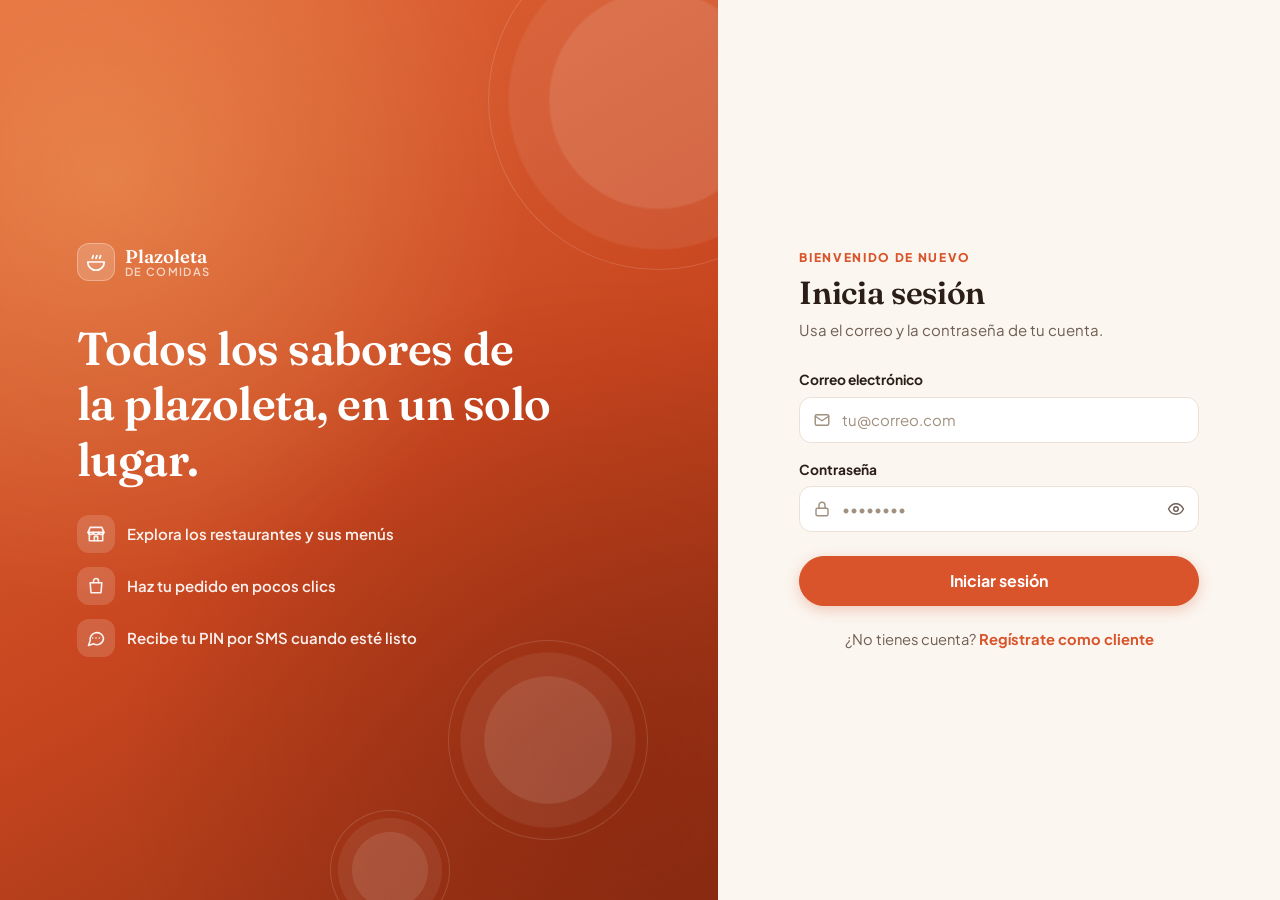
<file: frontend/index.html>
<!DOCTYPE html>
<html lang="es">
<head>
    <meta charset="UTF-8">
    <meta name="viewport" content="width=device-width, initial-scale=1.0">
    <title>Iniciar sesión · Plazoleta de comidas</title>
    <link rel="preconnect" href="https://fonts.googleapis.com">
    <link rel="preconnect" href="https://fonts.gstatic.com" crossorigin>
    <link href="https://fonts.googleapis.com/css2?family=Fraunces:opsz,wght@9..144,500;9..144,600&family=Plus+Jakarta+Sans:wght@400;500;600;700;800&display=swap" rel="stylesheet">
    <link rel="stylesheet" href="css/base.css">
    <link rel="stylesheet" href="css/componentes.css">
    <link rel="stylesheet" href="css/login.css">
</head>
<body class="login">
    <section class="login__portada" aria-hidden="true">
        <div class="login__portada-contenido">
            <div class="marca marca--clara">
                <span class="marca__logo" id="logo-portada"></span>
                <span class="marca__texto">
                    <span class="marca__nombre">Plazoleta</span>
                    <span class="marca__sub">de comidas</span>
                </span>
            </div>
            <h1>Todos los sabores de la plazoleta, en un solo lugar.</h1>
            <ul class="login__beneficios" id="beneficios"></ul>
        </div>
        <div class="login__decoracion">
            <span class="plato plato--1"></span>
            <span class="plato plato--2"></span>
            <span class="plato plato--3"></span>
        </div>
    </section>

    <main class="login__panel">
        <form class="login__formulario" id="formulario-login" novalidate>
            <p class="titulo-pagina__eyebrow">Bienvenido de nuevo</p>
            <h2>Inicia sesión</h2>
            <p class="login__sub">Usa el correo y la contraseña de tu cuenta.</p>

            <div class="login__alerta" id="alerta" role="alert" hidden></div>

            <div class="campo">
                <label for="correo">Correo electrónico</label>
                <div class="entrada-con-icono" data-icono="correo">
                    <input class="entrada" type="email" id="correo" name="correo" autocomplete="email"
                           placeholder="tu@correo.com" required>
                </div>
            </div>

            <div class="campo">
                <label for="clave">Contraseña</label>
                <div class="entrada-con-icono" data-icono="candado">
                    <input class="entrada" type="password" id="clave" name="clave" autocomplete="current-password"
                           placeholder="••••••••" required>
                    <button class="btn btn--fantasma" type="button" id="ver-clave" aria-label="Mostrar contraseña"></button>
                </div>
            </div>

            <button class="btn btn--primario btn--bloque" type="submit" id="btn-entrar"><span>Iniciar sesión</span></button>

            <p class="login__registro">¿No tienes cuenta? <a href="registro.html">Regístrate como cliente</a></p>
        </form>
    </main>

    <script type="module" src="js/paginas/login.js"></script>
</body>
</html>
</file>
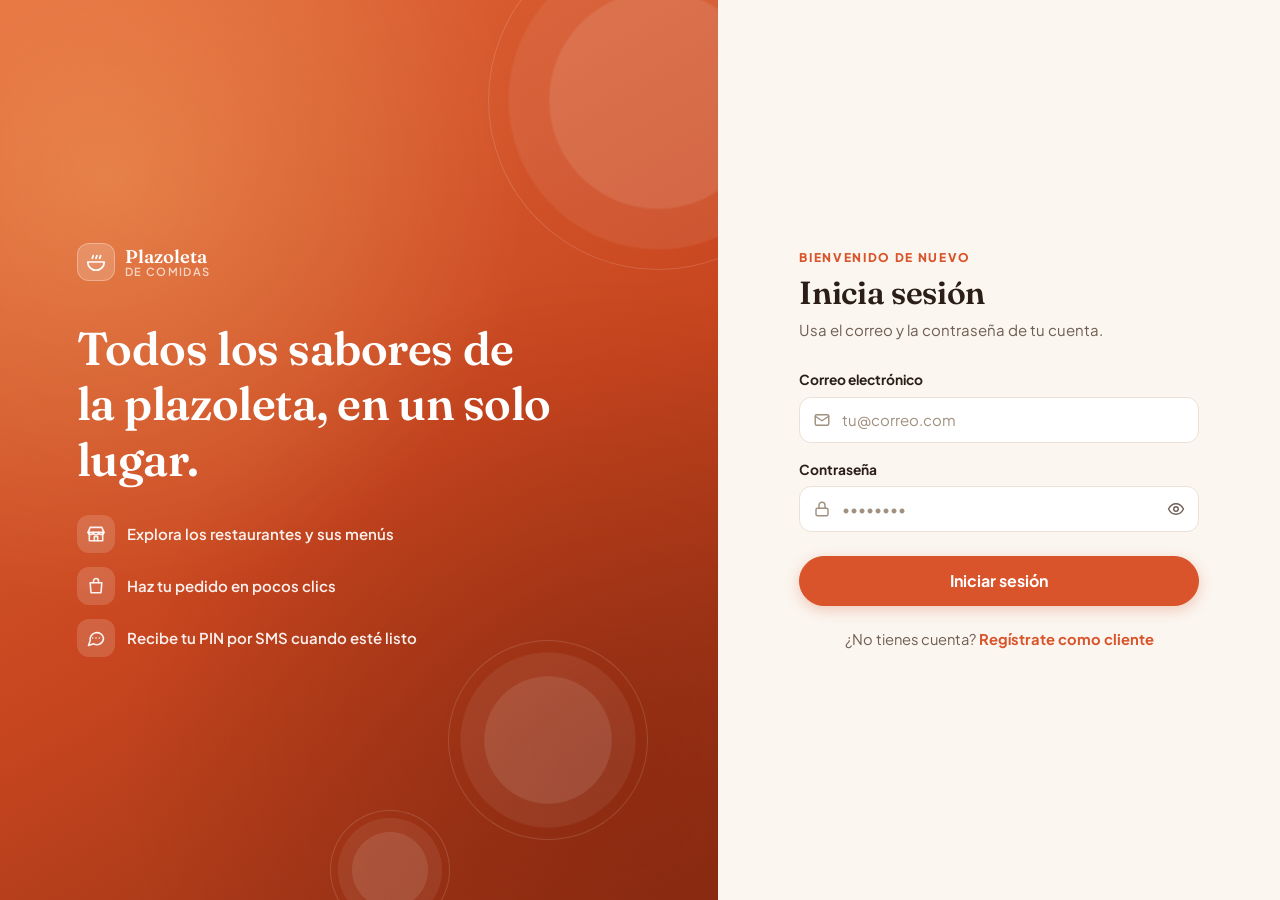
<file: frontend/admin.html>
<!DOCTYPE html>
<html lang="es">
<head>
    <meta charset="UTF-8">
    <meta name="viewport" content="width=device-width, initial-scale=1.0">
    <title>Administración · Plazoleta de comidas</title>
    <link rel="preconnect" href="https://fonts.googleapis.com">
    <link rel="preconnect" href="https://fonts.gstatic.com" crossorigin>
    <link href="https://fonts.googleapis.com/css2?family=Fraunces:opsz,wght@9..144,500;9..144,600&family=Plus+Jakarta+Sans:wght@400;500;600;700;800&display=swap" rel="stylesheet">
    <link rel="stylesheet" href="css/base.css">
    <link rel="stylesheet" href="css/componentes.css">
    <!-- Melissa: si su página necesita estilos propios, créenlos en css/admin.css y enlácenlos aquí -->
</head>
<body>
    <header id="encabezado"></header>

    <main class="pagina">
        <div class="contenedor" id="contenido">
            <!-- Melissa: aquí va el contenido de esta página (lo pinta js/paginas/admin.js) -->
            <section class="tarjeta construccion">
                <div class="vacio__icono" data-icono="cocina"></div>
                <h1>Administración</h1>
                <p>Página en construcción. Responsable: <strong>Melissa</strong>.</p>
                <ul>
                    <li>HU1 — Crear propietario (POST /api/v1/usuarios/propietario)</li>
                    <li>HU2 — Crear restaurante (POST /api/v1/restaurantes)</li>
                    <li>Listado de restaurantes (GET /api/v1/restaurantes)</li>
                </ul>
            </section>
        </div>
    </main>

    <footer id="pie"></footer>
    <script type="module" src="js/paginas/admin.js"></script>
</body>
</html>
</file>
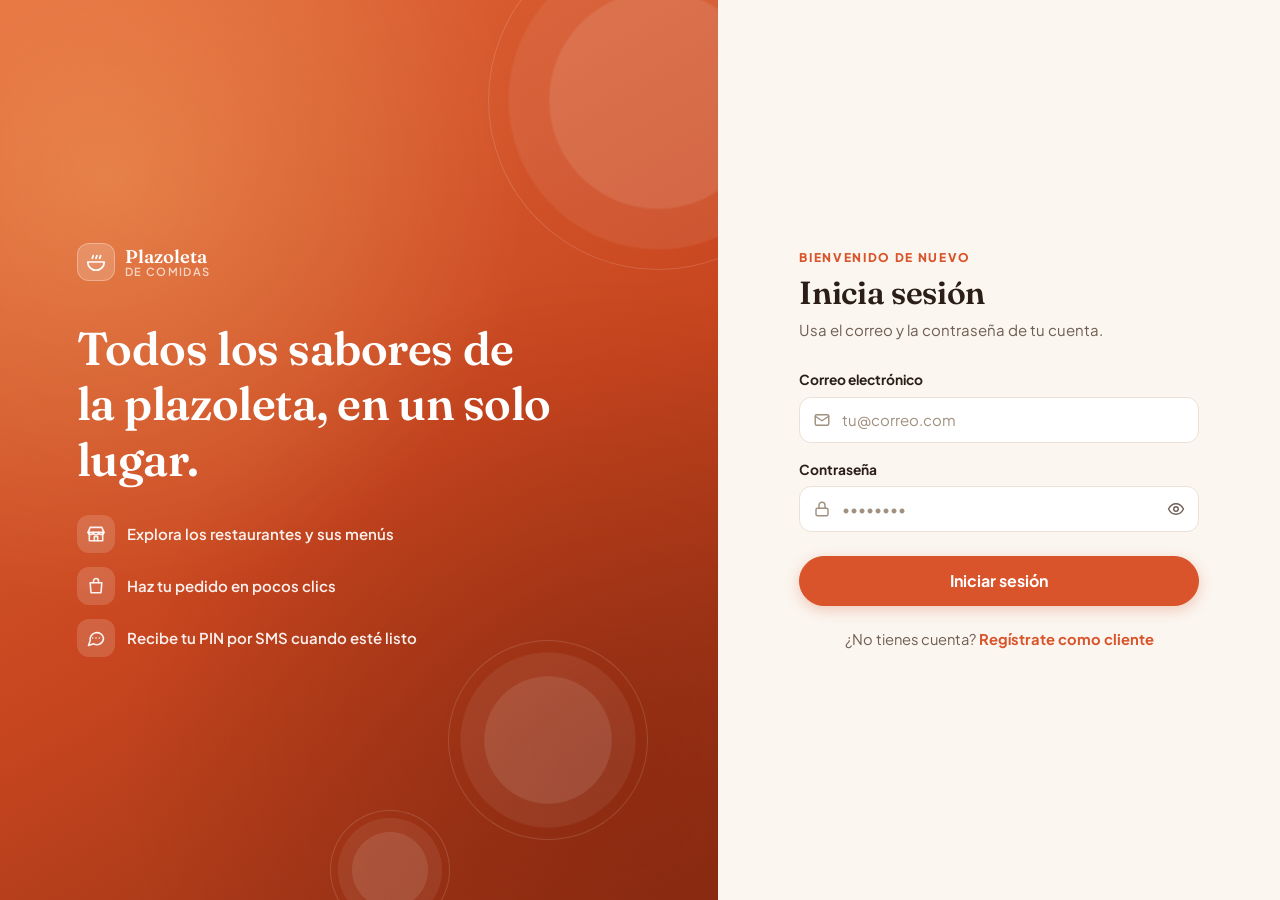
<file: frontend/cliente.html>
<!DOCTYPE html>
<html lang="es">
<head>
    <meta charset="UTF-8">
    <meta name="viewport" content="width=device-width, initial-scale=1.0">
    <title>Restaurantes · Plazoleta de comidas</title>

    <link rel="preconnect" href="https://fonts.googleapis.com">
    <link rel="preconnect" href="https://fonts.gstatic.com" crossorigin>

    <link href="https://fonts.googleapis.com/css2?family=Fraunces:opsz,wght@9..144,500;9..144,600&family=Plus+Jakarta+Sans:wght@400;500;600;700;800&display=swap" rel="stylesheet">

    <link rel="stylesheet" href="css/base.css">
    <link rel="stylesheet" href="css/componentes.css">
</head>

<body>

    <header id="encabezado"></header>

    <main class="pagina">
        <div class="contenedor">

            <!-- HU9: LISTADO DE RESTAURANTES -->
            <section class="tarjeta"
                     id="seccionRestaurantes"
                     style="padding:28px;">

                <h1>Restaurantes</h1>

                <p>
                    Descubre los restaurantes disponibles
                    en nuestra plazoleta de comidas.
                </p>

                <div id="estadoRestaurantes"
                     role="status"
                     aria-live="polite">
                    Cargando restaurantes...
                </div>

                <div id="listaRestaurantes"
                     style="
                     display:grid;
                     grid-template-columns:repeat(auto-fit,minmax(220px,1fr));
                     gap:20px;
                     margin-top:24px;">
                </div>

                <div id="paginacion"
                     style="
                     display:flex;
                     align-items:center;
                     justify-content:center;
                     gap:16px;
                     margin-top:25px;">

                    <button id="anterior"
                            class="btn"
                            type="button"
                            disabled>
                        Anterior
                    </button>

                    <span id="numeroPagina"></span>

                    <button id="siguiente"
                            class="btn"
                            type="button"
                            disabled>
                        Siguiente
                    </button>

                </div>
            </section>

            <!-- HU10: MENÚ DEL RESTAURANTE -->
            <section class="tarjeta"
                     id="seccionMenu"
                     style="padding:28px;margin-top:25px;">

                <h1>Menú del restaurante</h1>

                <p id="nombreRestaurante">
                    Selecciona un restaurante para consultar su menú.
                </p>

                <div id="estadoMenu"
                     role="status"
                     aria-live="polite"
                     style="margin-top:20px;">
                    Selecciona un restaurante para ver sus platos.
                </div>

                <div id="listaPlatos"
                     style="
                     display:grid;
                     grid-template-columns:repeat(auto-fit,minmax(220px,1fr));
                     gap:20px;
                     margin-top:24px;">
                </div>

                <button id="volverRestaurantes"
                        class="btn"
                        type="button"
                        style="margin-top:20px;">
                    Volver a restaurantes
                </button>

            </section>

            <!-- HU11: CARRITO DE COMPRAS -->
            <section class="tarjeta"
                     id="seccionCarrito"
                     style="padding:28px;margin-top:25px;">

                <h1>Mi carrito 🛒</h1>

                <p>
                    Revisa los platos que deseas pedir
                    antes de confirmar tu compra.
                </p>

                <p id="nombreRestauranteCarrito"
                   style="font-weight:bold;margin-top:15px;">
                </p>

                <div id="estadoCarrito"
                     role="status"
                     aria-live="polite"
                     style="margin-top:20px;">
                    Tu carrito está vacío.
                </div>

                <div id="listaCarrito"
                     style="
                     display:flex;
                     flex-direction:column;
                     gap:15px;
                     margin-top:20px;">
                </div>

                <div style="
                     display:flex;
                     justify-content:space-between;
                     align-items:center;
                     flex-wrap:wrap;
                     gap:15px;
                     margin-top:25px;
                     padding-top:20px;
                     border-top:1px solid #e8ddd2;">

                    <h2 style="margin:0;">
                        Total:
                        <span id="totalCarrito">$ 0</span>
                    </h2>

                    <div style="
                         display:flex;
                         gap:10px;
                         flex-wrap:wrap;">

                        <button id="vaciarCarrito"
                                class="btn"
                                type="button"
                                disabled>
                            Vaciar carrito
                        </button>

                        <button id="realizarPedido"
                                class="btn"
                                type="button"
                                disabled>
                            Realizar pedido
                        </button>

                    </div>
                </div>

                <div id="estadoPedido"
                     role="status"
                     aria-live="polite"
                     style="margin-top:15px;">
                </div>

            </section>

        </div>
    </main>

    <footer id="pie"></footer>

    <script type="module" src="js/paginas/cliente.js"></script>

</body>
</html>
</file>
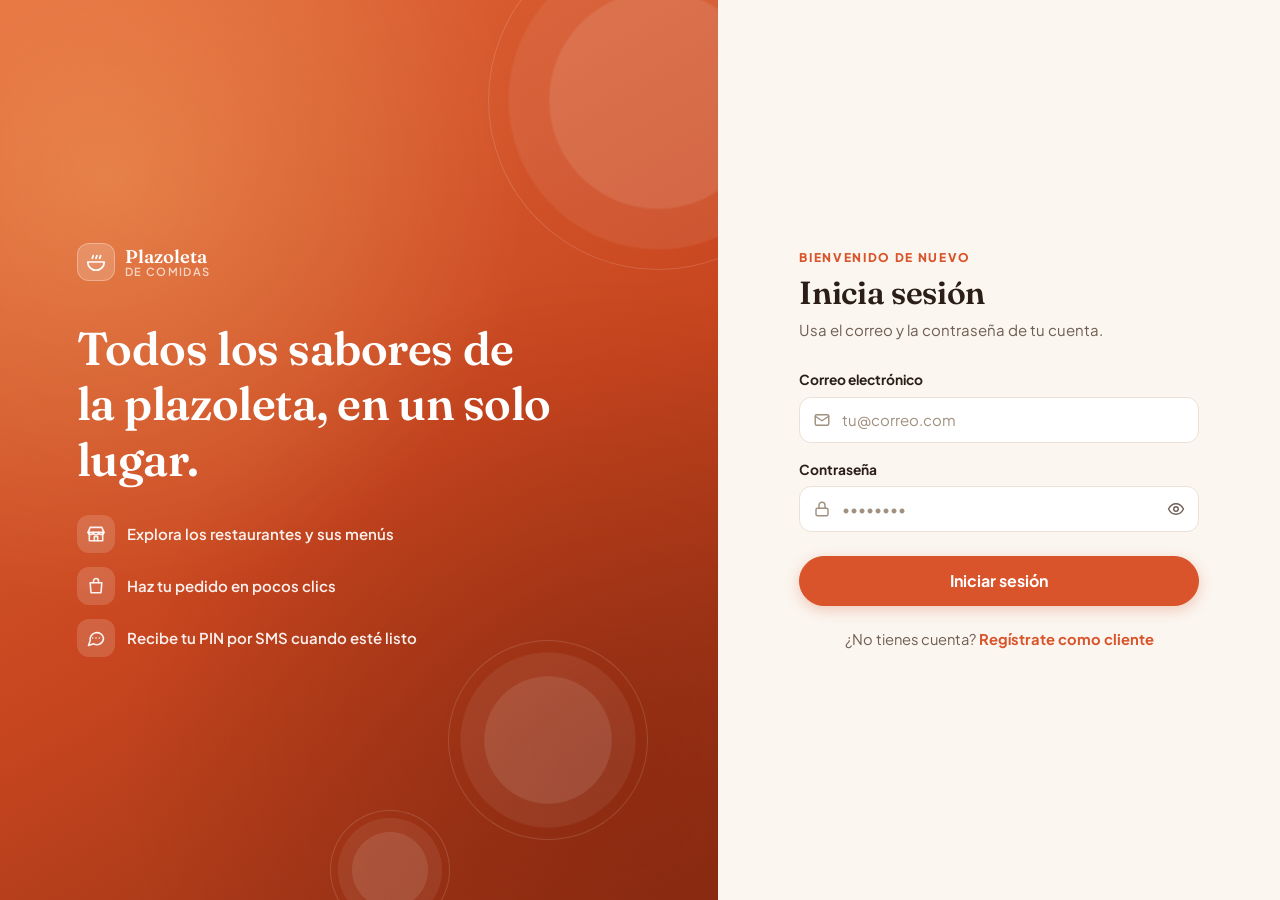
<file: frontend/empleado.html>
<!DOCTYPE html>
<html lang="es">
<head>
    <meta charset="UTF-8">
    <meta name="viewport" content="width=device-width, initial-scale=1.0">
    <title>Pedidos · Plazoleta de comidas</title>
    <link rel="preconnect" href="https://fonts.googleapis.com">
    <link rel="preconnect" href="https://fonts.gstatic.com" crossorigin>
    <link href="https://fonts.googleapis.com/css2?family=Fraunces:opsz,wght@9..144,500;9..144,600&family=Plus+Jakarta+Sans:wght@400;500;600;700;800&display=swap" rel="stylesheet">
    <link rel="stylesheet" href="css/base.css">
    <link rel="stylesheet" href="css/componentes.css">
    <link rel="stylesheet" href="css/empleado.css">
</head>
<body>
    <header id="encabezado"></header>

    <main class="pagina">
        <div class="contenedor">
            <!-- Encabezado del panel: restaurante del empleado y botón para actualizar -->
            <div class="titulo-pagina">
                <div class="restaurante-panel">
                    <div class="restaurante-panel__logo" id="logo-restaurante"></div>
                    <div>
                        <p class="titulo-pagina__eyebrow">Panel de cocina</p>
                        <h1 id="nombre-restaurante"><span class="esqueleto esqueleto--titulo"></span></h1>
                        <p class="titulo-pagina__sub">Atiende los pedidos en orden de llegada.</p>
                    </div>
                </div>
                <div class="titulo-pagina__acciones">
                    <span class="actualizado" id="actualizado" aria-live="polite"></span>
                    <button class="btn" type="button" id="btn-actualizar"><span data-icono="actualizar"></span><span>Actualizar</span></button>
                </div>
            </div>

            <!-- HU12: un filtro por cada estado del pedido -->
            <div class="pestanas" role="tablist" aria-label="Estado de los pedidos" id="pestanas"></div>

            <!-- Tarjetas de pedidos -->
            <section class="rejilla" id="lista-pedidos" aria-live="polite" aria-busy="true"></section>

            <nav class="paginacion" id="paginacion" aria-label="Paginación" hidden>
                <button class="btn btn--sm" type="button" id="btn-anterior"><span data-icono="izquierda"></span><span>Anterior</span></button>
                <span class="paginacion__texto" id="texto-pagina"></span>
                <button class="btn btn--sm" type="button" id="btn-siguiente"><span>Siguiente</span><span data-icono="derecha"></span></button>
            </nav>
        </div>
    </main>

    <footer id="pie"></footer>
    <script type="module" src="js/paginas/empleado.js"></script>
</body>
</html>
</file>
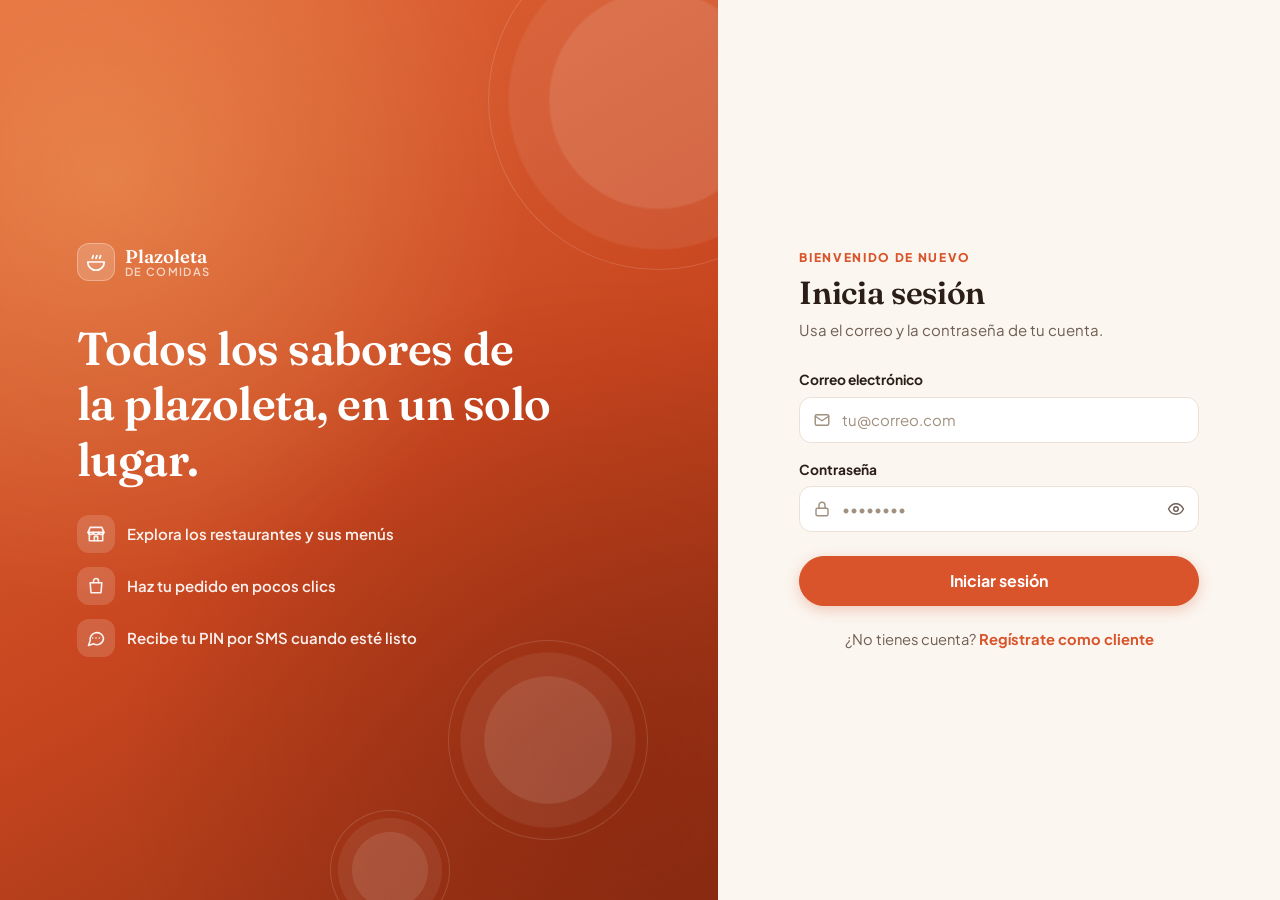
<file: frontend/propietario.html>
<!DOCTYPE html>
<html lang="es">
<head>
    <meta charset="UTF-8">
    <meta name="viewport" content="width=device-width, initial-scale=1.0">
    <title>Mi restaurante · Plazoleta de comidas</title>
    <link rel="preconnect" href="https://fonts.googleapis.com">
    <link rel="preconnect" href="https://fonts.gstatic.com" crossorigin>
    <link href="https://fonts.googleapis.com/css2?family=Fraunces:opsz,wght@9..144,500;9..144,600&family=Plus+Jakarta+Sans:wght@400;500;600;700;800&display=swap" rel="stylesheet">
    <link rel="stylesheet" href="css/base.css">
    <link rel="stylesheet" href="css/componentes.css">
    <!-- Melissa: si su página necesita estilos propios, créenlos en css/propietario.css y enlácenlos aquí -->
</head>
<body>
    <header id="encabezado"></header>

    <main class="pagina">
        <div class="contenedor" id="contenido">
            <!-- Melissa: aquí va el contenido de esta página (lo pinta js/paginas/propietario.js) -->
            <section class="tarjeta construccion">
                <div class="vacio__icono" data-icono="cocina"></div>
                <h1>Mi restaurante</h1>
                <p>Página en construcción. Responsable: <strong>Melissa</strong>.</p>
                <ul>
                    <li>Mis restaurantes (GET /api/v1/restaurantes/propietario)</li>
                    <li>HU3, HU4, HU7 — Crear, modificar y habilitar platos (/api/v1/platos)</li>
                    <li>HU6 — Crear empleado (POST /api/v1/usuarios/empleado)</li>
                    <li>HU18 — Eficiencia (GET /api/v1/pedidos/eficiencia?idRestaurante=)</li>
                </ul>
            </section>
        </div>
    </main>

    <footer id="pie"></footer>
    <script type="module" src="js/paginas/propietario.js"></script>
</body>
</html>
</file>
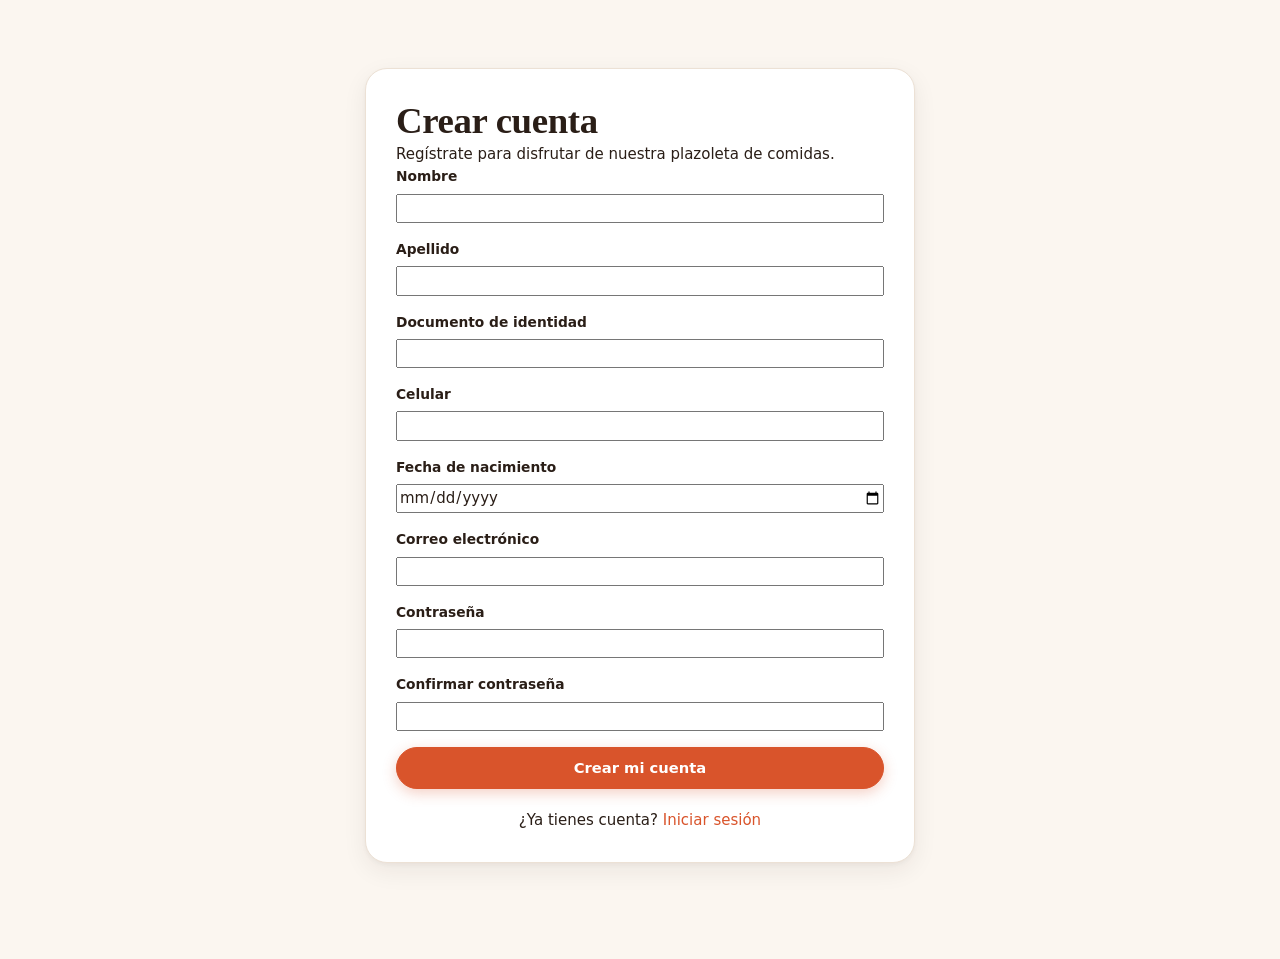
<file: frontend/registro.html>
<!DOCTYPE html>
<html lang="es">
<head>
    <meta charset="UTF-8">
    <meta name="viewport" content="width=device-width, initial-scale=1.0">

    <title>Crear cuenta - Plazoleta de comidas</title>

    <link rel="stylesheet" href="css/base.css">
    <link rel="stylesheet" href="css/componentes.css">
    <link rel="stylesheet" href="css/login.css">
</head>

<body>
    <main class="pagina">
        <div class="contenedor">

            <section class="tarjeta"
                     style="max-width:550px;margin:40px auto;padding:30px;">

                <h1>Crear cuenta</h1>

                <p>
                    Regístrate para disfrutar de nuestra
                    plazoleta de comidas.
                </p>

                <form id="formRegistro">

                    <div class="campo">
                        <label for="nombre">Nombre</label>
                        <input
                            id="nombre"
                            name="nombre"
                            type="text"
                            required>
                    </div>

                    <div class="campo">
                        <label for="apellido">Apellido</label>
                        <input
                            id="apellido"
                            name="apellido"
                            type="text"
                            required>
                    </div>

                    <div class="campo">
                        <label for="documento">
                            Documento de identidad
                        </label>
                        <input
                            id="documento"
                            name="documento"
                            type="text"
                            required>
                    </div>

                    <div class="campo">
                        <label for="celular">Celular</label>
                        <input
                            id="celular"
                            name="celular"
                            type="tel"
                            required>
                    </div>

                    <!-- HU8: Fecha de nacimiento -->
                    <div class="campo">
                        <label for="fechaNacimiento">
                            Fecha de nacimiento
                        </label>
                        <input
                            id="fechaNacimiento"
                            name="fechaNacimiento"
                            type="date"
                            required>
                    </div>

                    <div class="campo">
                        <label for="correo">
                            Correo electrónico
                        </label>
                        <input
                            id="correo"
                            name="correo"
                            type="email"
                            required>
                    </div>

                    <div class="campo">
                        <label for="clave">Contraseña</label>
                        <input
                            id="clave"
                            name="clave"
                            type="password"
                            minlength="8"
                            required>
                    </div>

                    <div class="campo">
                        <label for="confirmarClave">
                            Confirmar contraseña
                        </label>
                        <input
                            id="confirmarClave"
                            name="confirmarClave"
                            type="password"
                            minlength="8"
                            required>
                    </div>

                    <button
                        class="btn btn--primario btn--bloque"
                        type="submit">
                        Crear mi cuenta
                    </button>

                    <p
                        id="mensajeRegistro"
                        role="status"
                        aria-live="polite"
                        style="margin-top:15px;">
                    </p>

                </form>

                <p style="margin-top:20px;text-align:center;">
                    ¿Ya tienes cuenta?
                    <a href="index.html">
                        Iniciar sesión
                    </a>
                </p>

            </section>

        </div>
    </main>

    <script
        type="module"
        src="js/paginas/registro.js">
    </script>

</body>
</html>
</file>
<file: frontend/css/base.css>
/* =====================================================================
   base.css — variables de diseño, reset y tipografía.
   Lo usan TODAS las páginas. Si cambian un color, cámbienlo aquí.
   ===================================================================== */

:root {
    /* Colores */
    --color-fondo: #FBF6F0;          /* crema cálido */
    --color-superficie: #FFFFFF;
    --color-superficie-2: #F6EEE5;   /* tarjetas secundarias, hover */
    --color-borde: #ECE1D5;
    --color-texto: #2A1E17;          /* café muy oscuro, mejor que negro puro */
    --color-texto-suave: #6F5E52;
    --color-texto-tenue: #A0907F;

    --color-primario: #D9542B;       /* terracota / paprika */
    --color-primario-oscuro: #B8431E;
    --color-primario-suave: #FCE8DF;

    --color-exito: #2E8B57;
    --color-exito-suave: #E1F2E8;
    --color-aviso: #B7791F;
    --color-aviso-suave: #FBF0D9;
    --color-error: #C0392B;
    --color-error-suave: #FBE4E1;
    --color-info: #3867A6;
    --color-info-suave: #E4ECF7;
    --color-neutro: #7A6E66;
    --color-neutro-suave: #EFEAE5;

    /* Tipografía */
    --fuente-titulos: "Fraunces", Georgia, "Times New Roman", serif;
    --fuente-texto: "Plus Jakarta Sans", "Segoe UI", system-ui, -apple-system, Arial, sans-serif;

    /* Espaciado, bordes y sombras */
    --radio-sm: 8px;
    --radio: 14px;
    --radio-lg: 22px;
    --radio-pildora: 999px;
    --sombra-sm: 0 1px 2px rgba(42, 30, 23, .06);
    --sombra: 0 2px 4px rgba(42, 30, 23, .04), 0 8px 24px rgba(42, 30, 23, .07);
    --sombra-lg: 0 12px 40px rgba(42, 30, 23, .16);
    --ancho-contenido: 1180px;
    --alto-encabezado: 68px;
    --transicion: 180ms cubic-bezier(.2, .7, .3, 1);
}

/* ---------- Reset mínimo ---------- */
*, *::before, *::after { box-sizing: border-box; }
html { -webkit-text-size-adjust: 100%; }
body {
    margin: 0;
    min-height: 100vh;
    display: flex;
    flex-direction: column;
    background: var(--color-fondo);
    color: var(--color-texto);
    font-family: var(--fuente-texto);
    font-size: 15px;
    line-height: 1.55;
    -webkit-font-smoothing: antialiased;
}
img, svg { display: block; max-width: 100%; }
button, input, select, textarea { font: inherit; color: inherit; }
a { color: var(--color-primario); text-decoration: none; }
a:hover { text-decoration: underline; }

h1, h2, h3, h4 { margin: 0; line-height: 1.2; color: var(--color-texto); }
h1, h2 { font-family: var(--fuente-titulos); font-weight: 600; letter-spacing: -.01em; }
h1 { font-size: clamp(1.7rem, 3vw, 2.3rem); }
h2 { font-size: clamp(1.3rem, 2.2vw, 1.6rem); }
h3 { font-size: 1.05rem; font-weight: 700; }
p { margin: 0; }

:focus-visible { outline: 3px solid rgba(217, 84, 43, .35); outline-offset: 2px; border-radius: 6px; }

[hidden] { display: none !important; }  /* que hidden gane aunque el componente tenga display */

.solo-lectores {
    position: absolute; width: 1px; height: 1px; padding: 0; margin: -1px;
    overflow: hidden; clip: rect(0, 0, 0, 0); white-space: nowrap; border: 0;
}

/* ---------- Estructura de página ---------- */
.contenedor {
    width: 100%;
    max-width: var(--ancho-contenido);
    margin: 0 auto;
    padding: 0 20px;
}
main.pagina { flex: 1; padding: 28px 0 56px; }

@media (max-width: 600px) {
    body { font-size: 14.5px; }
    .contenedor { padding: 0 16px; }
    main.pagina { padding: 20px 0 40px; }
}

@media (prefers-reduced-motion: reduce) {
    *, *::before, *::after { animation-duration: 1ms !important; transition-duration: 1ms !important; }
}
</file>
<file: frontend/css/componentes.css>
/* =====================================================================
   componentes.css — piezas reutilizables: encabezado, botones, formularios,
   tarjetas, insignias, pestañas, paginación, avisos (toast), modal...
   Úsenlas en sus páginas en vez de crear estilos nuevos.
   ===================================================================== */

/* ---------- Encabezado ---------- */
.encabezado {
    position: sticky; top: 0; z-index: 50;
    height: var(--alto-encabezado);
    background: rgba(255, 255, 255, .86);
    backdrop-filter: saturate(1.4) blur(10px);
    -webkit-backdrop-filter: saturate(1.4) blur(10px);
    border-bottom: 1px solid var(--color-borde);
}
.encabezado .contenedor { height: 100%; display: flex; align-items: center; gap: 24px; }

.marca { display: flex; align-items: center; gap: 10px; color: var(--color-texto); font-weight: 800; }
.marca:hover { text-decoration: none; }
.marca__logo {
    width: 38px; height: 38px; border-radius: 12px;
    display: grid; place-items: center;
    background: linear-gradient(140deg, #E8703F, var(--color-primario-oscuro));
    color: #fff; box-shadow: 0 4px 12px rgba(217, 84, 43, .35);
}
.marca__logo svg { width: 22px; height: 22px; }
.marca__texto { display: flex; flex-direction: column; line-height: 1.05; }
.marca__nombre { font-family: var(--fuente-titulos); font-size: 1.15rem; font-weight: 600; }
.marca__sub { font-size: .7rem; font-weight: 600; letter-spacing: .12em; text-transform: uppercase; color: var(--color-texto-tenue); }

.navegacion { display: flex; gap: 4px; margin-right: auto; }
.navegacion a {
    display: flex; align-items: center; gap: 8px;
    padding: 8px 14px; border-radius: var(--radio-pildora);
    color: var(--color-texto-suave); font-weight: 600; font-size: .92rem;
    transition: background var(--transicion), color var(--transicion);
}
.navegacion a svg { width: 18px; height: 18px; }
.navegacion a:hover { background: var(--color-superficie-2); color: var(--color-texto); text-decoration: none; }
.navegacion a.activo { background: var(--color-primario-suave); color: var(--color-primario-oscuro); }

.usuario-menu { display: flex; align-items: center; gap: 12px; }
.usuario-menu__avatar {
    width: 36px; height: 36px; border-radius: 50%;
    display: grid; place-items: center;
    background: var(--color-superficie-2); color: var(--color-primario-oscuro);
    font-weight: 800; font-size: .9rem; text-transform: uppercase;
}
.usuario-menu__datos { display: flex; flex-direction: column; line-height: 1.2; text-align: right; }
.usuario-menu__correo { font-size: .85rem; font-weight: 600; max-width: 200px; overflow: hidden; text-overflow: ellipsis; white-space: nowrap; }
.usuario-menu__rol { font-size: .72rem; color: var(--color-texto-tenue); font-weight: 600; text-transform: uppercase; letter-spacing: .08em; }

@media (max-width: 760px) {
    .encabezado .contenedor { gap: 12px; }
    .marca__sub, .usuario-menu__datos { display: none; }
    .navegacion a span { display: none; }   /* en celular solo se ven los íconos */
    .navegacion a { padding: 9px; }
}

/* ---------- Pie de página ---------- */
.pie { border-top: 1px solid var(--color-borde); padding: 22px 0; color: var(--color-texto-tenue); font-size: .82rem; }
.pie .contenedor { display: flex; justify-content: space-between; gap: 12px; flex-wrap: wrap; }

/* ---------- Botones ---------- */
.btn {
    --btn-fondo: var(--color-superficie);
    --btn-texto: var(--color-texto);
    --btn-borde: var(--color-borde);
    display: inline-flex; align-items: center; justify-content: center; gap: 8px;
    min-height: 42px; padding: 0 18px;
    border: 1px solid var(--btn-borde); border-radius: var(--radio-pildora);
    background: var(--btn-fondo); color: var(--btn-texto);
    font-weight: 700; font-size: .92rem; white-space: nowrap;
    cursor: pointer; user-select: none;
    transition: background var(--transicion), border-color var(--transicion), transform var(--transicion), box-shadow var(--transicion);
}
.btn svg { width: 18px; height: 18px; flex-shrink: 0; }
.btn:hover { background: var(--color-superficie-2); text-decoration: none; }
.btn:active { transform: translateY(1px); }
.btn:disabled, .btn[aria-disabled="true"] { opacity: .55; cursor: not-allowed; transform: none; }

.btn--primario { --btn-fondo: var(--color-primario); --btn-texto: #fff; --btn-borde: var(--color-primario); box-shadow: 0 4px 14px rgba(217, 84, 43, .28); }
.btn--primario:hover { background: var(--color-primario-oscuro); border-color: var(--color-primario-oscuro); }
.btn--exito { --btn-fondo: var(--color-exito); --btn-texto: #fff; --btn-borde: var(--color-exito); box-shadow: 0 4px 14px rgba(46, 139, 87, .25); }
.btn--exito:hover { background: #247548; border-color: #247548; }
.btn--peligro { --btn-fondo: var(--color-superficie); --btn-texto: var(--color-error); --btn-borde: #F0C9C4; }
.btn--peligro:hover { background: var(--color-error-suave); }
.btn--fantasma { --btn-fondo: transparent; --btn-borde: transparent; color: var(--color-texto-suave); }
.btn--fantasma:hover { background: var(--color-superficie-2); color: var(--color-texto); }
.btn--sm { min-height: 34px; padding: 0 12px; font-size: .84rem; }
.btn--bloque { width: 100%; }
.btn--icono { padding: 0; width: 42px; }

/* Estado "cargando" (lo pone ui.js con ponerCargando) */
.btn.cargando { position: relative; color: transparent !important; pointer-events: none; }
.btn.cargando > * { visibility: hidden; }
.btn.cargando::after {
    content: ""; position: absolute; width: 18px; height: 18px;
    border: 2.5px solid currentColor; border-radius: 50%;
    border-color: var(--btn-texto) transparent var(--btn-texto) transparent;
    animation: girar .7s linear infinite;
}
@keyframes girar { to { transform: rotate(360deg); } }

/* ---------- Formularios ---------- */
.campo { display: flex; flex-direction: column; gap: 6px; margin-bottom: 16px; }
.campo label { font-weight: 700; font-size: .86rem; }
.campo__ayuda { font-size: .8rem; color: var(--color-texto-tenue); }
.campo__error { font-size: .8rem; color: var(--color-error); font-weight: 600; min-height: 1em; }
.entrada {
    width: 100%; min-height: 46px; padding: 10px 14px;
    background: var(--color-superficie); border: 1.5px solid var(--color-borde); border-radius: 12px;
    transition: border-color var(--transicion), box-shadow var(--transicion);
}
.entrada::placeholder { color: var(--color-texto-tenue); }
.entrada:hover { border-color: #DCCDBE; }
.entrada:focus { outline: none; border-color: var(--color-primario); box-shadow: 0 0 0 4px rgba(217, 84, 43, .14); }
.entrada[aria-invalid="true"] { border-color: var(--color-error); }
.entrada-con-icono { position: relative; }
.entrada-con-icono > svg { position: absolute; left: 14px; top: 50%; transform: translateY(-50%); width: 18px; height: 18px; color: var(--color-texto-tenue); pointer-events: none; }
.entrada-con-icono .entrada { padding-left: 42px; }
.entrada-con-icono .btn--fantasma { position: absolute; right: 4px; top: 50%; transform: translateY(-50%); min-height: 36px; width: 38px; padding: 0; }

/* ---------- Tarjetas ---------- */
.tarjeta {
    background: var(--color-superficie);
    border: 1px solid var(--color-borde);
    border-radius: var(--radio-lg);
    box-shadow: var(--sombra);
}
.tarjeta--interactiva { transition: transform var(--transicion), box-shadow var(--transicion); }
.tarjeta--interactiva:hover { transform: translateY(-3px); box-shadow: var(--sombra-lg); }

.rejilla { display: grid; gap: 20px; grid-template-columns: repeat(auto-fill, minmax(300px, 1fr)); }
@media (max-width: 600px) { .rejilla { grid-template-columns: 1fr; gap: 14px; } }

/* ---------- Insignias (estados del pedido y otras etiquetas) ---------- */
.insignia {
    display: inline-flex; align-items: center; gap: 6px;
    padding: 4px 10px; border-radius: var(--radio-pildora);
    font-size: .74rem; font-weight: 800; letter-spacing: .04em; text-transform: uppercase; white-space: nowrap;
    background: var(--color-neutro-suave); color: var(--color-neutro);
}
.insignia::before { content: ""; width: 7px; height: 7px; border-radius: 50%; background: currentColor; }
.insignia--PENDIENTE { background: var(--color-aviso-suave); color: var(--color-aviso); }
.insignia--EN_PREPARACION { background: var(--color-info-suave); color: var(--color-info); }
.insignia--LISTO { background: var(--color-exito-suave); color: var(--color-exito); }
.insignia--ENTREGADO { background: var(--color-neutro-suave); color: var(--color-neutro); }
.insignia--CANCELADO { background: var(--color-error-suave); color: var(--color-error); }

/* ---------- Encabezado de sección ---------- */
.titulo-pagina { display: flex; align-items: flex-end; justify-content: space-between; gap: 16px; flex-wrap: wrap; margin-bottom: 24px; }
.titulo-pagina__eyebrow { font-size: .75rem; font-weight: 800; letter-spacing: .14em; text-transform: uppercase; color: var(--color-primario); margin-bottom: 6px; }
.titulo-pagina__sub { color: var(--color-texto-suave); margin-top: 6px; }
.titulo-pagina__acciones { display: flex; align-items: center; gap: 10px; flex-wrap: wrap; }

/* ---------- Pestañas ---------- */
.pestanas {
    display: flex; gap: 6px; padding: 6px;
    background: var(--color-superficie); border: 1px solid var(--color-borde); border-radius: var(--radio-pildora);
    box-shadow: var(--sombra-sm);
    overflow-x: auto; scrollbar-width: none; margin-bottom: 22px;
}
.pestanas::-webkit-scrollbar { display: none; }
.pestana {
    flex: 1 0 auto; display: inline-flex; align-items: center; justify-content: center; gap: 8px;
    min-height: 40px; padding: 0 16px; border: 0; border-radius: var(--radio-pildora);
    background: transparent; color: var(--color-texto-suave);
    font-weight: 700; font-size: .9rem; cursor: pointer; white-space: nowrap;
    transition: background var(--transicion), color var(--transicion);
}
.pestana:hover { background: var(--color-superficie-2); color: var(--color-texto); }
.pestana[aria-selected="true"] { background: var(--color-texto); color: #fff; }
.pestana__conteo {
    min-width: 22px; height: 22px; padding: 0 6px; border-radius: var(--radio-pildora);
    display: inline-grid; place-items: center;
    background: var(--color-superficie-2); color: var(--color-texto-suave); font-size: .75rem; font-weight: 800;
}
.pestana[aria-selected="true"] .pestana__conteo { background: rgba(255, 255, 255, .18); color: #fff; }
.pestana__conteo--alerta { background: var(--color-primario); color: #fff; }

/* ---------- Paginación ---------- */
.paginacion { display: flex; align-items: center; justify-content: center; gap: 14px; margin-top: 28px; }
.paginacion__texto { color: var(--color-texto-suave); font-weight: 600; font-size: .9rem; }

/* ---------- Estado vacío ---------- */
.vacio { text-align: center; padding: 56px 20px; color: var(--color-texto-suave); grid-column: 1 / -1; }
.vacio__icono {
    width: 72px; height: 72px; margin: 0 auto 16px; border-radius: 50%;
    display: grid; place-items: center; background: var(--color-superficie-2); color: var(--color-primario);
}
.vacio__icono svg { width: 32px; height: 32px; }
.vacio h3 { margin-bottom: 6px; }

/* ---------- Esqueleto de carga ---------- */
.esqueleto {
    background: linear-gradient(90deg, var(--color-superficie-2) 0%, #FCF8F4 50%, var(--color-superficie-2) 100%);
    background-size: 200% 100%; animation: brillo 1.3s ease-in-out infinite; border-radius: 8px;
}
@keyframes brillo { from { background-position: 200% 0; } to { background-position: -200% 0; } }

/* ---------- Avisos flotantes (toast) ---------- */
.avisos {
    position: fixed; z-index: 200; right: 20px; bottom: 20px;
    display: flex; flex-direction: column; gap: 10px; width: min(380px, calc(100vw - 32px));
}
.aviso {
    display: flex; gap: 12px; align-items: flex-start;
    padding: 14px 16px; border-radius: var(--radio);
    background: var(--color-texto); color: #fff; box-shadow: var(--sombra-lg);
    animation: aviso-entra 260ms cubic-bezier(.2, .8, .3, 1.2);
}
.aviso.saliendo { animation: aviso-sale 200ms ease-in forwards; }
.aviso svg { width: 20px; height: 20px; flex-shrink: 0; margin-top: 1px; }
.aviso__texto { flex: 1; font-size: .9rem; font-weight: 500; }
.aviso__cerrar { background: none; border: 0; color: rgba(255, 255, 255, .6); cursor: pointer; padding: 0; }
.aviso__cerrar:hover { color: #fff; }
.aviso--exito svg:first-child { color: #7DDBA3; }
.aviso--error svg:first-child { color: #FF9C8F; }
.aviso--info svg:first-child { color: #9CC3F5; }
@keyframes aviso-entra { from { opacity: 0; transform: translateY(12px) scale(.97); } }
@keyframes aviso-sale { to { opacity: 0; transform: translateY(8px); } }
@media (max-width: 600px) { .avisos { right: 16px; left: 16px; bottom: 16px; width: auto; } }

/* ---------- Modal ---------- */
.modal-fondo {
    position: fixed; inset: 0; z-index: 150;
    display: grid; place-items: center; padding: 16px;
    background: rgba(42, 30, 23, .45); backdrop-filter: blur(3px);
    animation: aparecer 180ms ease-out;
}
.modal-fondo.saliendo { animation: desaparecer 160ms ease-in forwards; }
.modal {
    width: min(460px, 100%); max-height: calc(100vh - 32px); overflow: auto;
    background: var(--color-superficie); border-radius: var(--radio-lg); box-shadow: var(--sombra-lg);
    padding: 26px; animation: modal-entra 240ms cubic-bezier(.2, .8, .3, 1.15);
}
.modal__icono { width: 52px; height: 52px; border-radius: 16px; display: grid; place-items: center; margin-bottom: 16px; background: var(--color-primario-suave); color: var(--color-primario); }
.modal__icono svg { width: 26px; height: 26px; }
.modal__titulo { font-family: var(--fuente-titulos); font-size: 1.35rem; font-weight: 600; margin-bottom: 6px; }
.modal__cuerpo { color: var(--color-texto-suave); margin-bottom: 22px; }
.modal__acciones { display: flex; gap: 10px; justify-content: flex-end; flex-wrap: wrap; }
@keyframes aparecer { from { opacity: 0; } }
@keyframes desaparecer { to { opacity: 0; } }
@keyframes modal-entra { from { opacity: 0; transform: translateY(14px) scale(.97); } }
@media (max-width: 480px) { .modal__acciones .btn { flex: 1; } }

/* ---------- Página "en construcción" (plantillas de Emily y Melissa) ---------- */
.construccion { max-width: 560px; margin: 40px auto; padding: 40px 32px; text-align: center; }
.construccion .vacio__icono { width: 84px; height: 84px; }
.construccion h1 { margin-bottom: 10px; }
.construccion p { color: var(--color-texto-suave); }
.construccion ul { text-align: left; margin: 18px auto 0; padding-left: 20px; color: var(--color-texto-suave); }
</file>
<file: frontend/css/login.css>
/* login.css — solo para index.html (inicio de sesión) */

body.login { flex-direction: row; min-height: 100vh; }

/* ---------- Portada (lado izquierdo) ---------- */
.login__portada {
    position: relative; overflow: hidden;
    flex: 1.1; display: flex; align-items: center;
    padding: 56px clamp(32px, 6vw, 88px);
    color: #fff;
    background:
        radial-gradient(circle at 15% 20%, rgba(255, 196, 120, .35), transparent 45%),
        radial-gradient(circle at 85% 85%, rgba(120, 30, 10, .45), transparent 50%),
        linear-gradient(150deg, #E2683A 0%, #C8461F 55%, #8F2F14 100%);
}
.login__portada-contenido { position: relative; z-index: 1; max-width: 480px; }
.login__portada h1 { color: #fff; font-size: clamp(2rem, 3.6vw, 3rem); margin: 40px 0 28px; }
.marca--clara .marca__logo { background: rgba(255, 255, 255, .18); box-shadow: none; border: 1px solid rgba(255, 255, 255, .3); }
.marca--clara .marca__nombre { color: #fff; }
.marca--clara .marca__sub { color: rgba(255, 255, 255, .7); }

.login__beneficios { list-style: none; margin: 0; padding: 0; display: grid; gap: 14px; }
.login__beneficios li { display: flex; align-items: center; gap: 12px; font-weight: 600; color: rgba(255, 255, 255, .92); }
.login__beneficios li span {
    width: 38px; height: 38px; flex-shrink: 0; border-radius: 12px;
    display: grid; place-items: center; background: rgba(255, 255, 255, .15);
}
.login__beneficios svg { width: 20px; height: 20px; }

/* Platos decorativos hechos solo con CSS */
.login__decoracion { position: absolute; inset: 0; pointer-events: none; }
.plato {
    position: absolute; border-radius: 50%;
    background: radial-gradient(circle, rgba(255, 255, 255, .16) 0 45%, rgba(255, 255, 255, .07) 46% 62%, transparent 63%);
    border: 1px solid rgba(255, 255, 255, .14);
    animation: flotar 9s ease-in-out infinite;
}
.plato--1 { width: 340px; height: 340px; right: -110px; top: -70px; }
.plato--2 { width: 200px; height: 200px; right: 70px; bottom: 60px; animation-delay: -3s; }
.plato--3 { width: 120px; height: 120px; left: 46%; bottom: -30px; animation-delay: -6s; }
@keyframes flotar { 50% { transform: translateY(-14px) rotate(6deg); } }

/* ---------- Panel del formulario (lado derecho) ---------- */
.login__panel { flex: 1; display: grid; place-items: center; padding: 40px 24px; background: var(--color-fondo); }
.login__formulario { width: min(400px, 100%); }
.login__formulario h2 { font-size: 2rem; }
.login__sub { color: var(--color-texto-suave); margin: 6px 0 28px; }
.login__formulario .btn--bloque { min-height: 50px; margin-top: 8px; font-size: 1rem; }
.login__registro { text-align: center; margin-top: 22px; color: var(--color-texto-suave); font-size: .92rem; }
.login__registro a { font-weight: 700; }

.login__alerta {
    display: flex; gap: 10px; align-items: flex-start;
    padding: 12px 14px; margin-bottom: 18px; border-radius: 12px;
    background: var(--color-error-suave); color: var(--color-error); font-weight: 600; font-size: .9rem;
}
.login__alerta svg { width: 20px; height: 20px; flex-shrink: 0; }
.login__alerta--info { background: var(--color-info-suave); color: var(--color-info); }

@media (max-width: 900px) {
    body.login { flex-direction: column; }
    .login__portada { flex: none; padding: 32px 24px 36px; }
    .login__portada h1 { font-size: 1.7rem; margin: 22px 0 0; }
    .login__beneficios, .plato--2, .plato--3 { display: none; }
    .plato--1 { width: 220px; height: 220px; right: -70px; top: -60px; }
    .login__panel { place-items: start center; padding: 32px 20px 48px; }
}
</file>
<file: frontend/css/empleado.css>
/* empleado.css — solo para empleado.html (panel de cocina, HU12–HU15) */

/* ---------- Encabezado con el restaurante ---------- */
.restaurante-panel { display: flex; align-items: center; gap: 16px; }
.restaurante-panel__logo {
    width: 64px; height: 64px; flex-shrink: 0; border-radius: 18px; overflow: hidden;
    display: grid; place-items: center;
    background: var(--color-superficie); border: 1px solid var(--color-borde); box-shadow: var(--sombra-sm);
    color: var(--color-primario);
}
.restaurante-panel__logo img { width: 100%; height: 100%; object-fit: cover; }
.restaurante-panel__logo svg { width: 30px; height: 30px; }
.esqueleto--titulo { display: inline-block; width: 240px; max-width: 60vw; height: 1em; vertical-align: middle; }
.actualizado { font-size: .82rem; color: var(--color-texto-tenue); font-weight: 600; }

@media (max-width: 600px) {
    .restaurante-panel__logo { width: 52px; height: 52px; border-radius: 14px; }
    .titulo-pagina__acciones { width: 100%; justify-content: space-between; }
}

/* ---------- Tarjeta de pedido ---------- */
.pedido {
    --color-estado: var(--color-neutro);
    position: relative; overflow: hidden;
    display: flex; flex-direction: column;
    padding: 20px 20px 18px;
    animation: tarjeta-entra 320ms cubic-bezier(.2, .8, .3, 1) both;
}
.pedido::before { /* franja superior con el color del estado */
    content: ""; position: absolute; inset: 0 0 auto 0; height: 4px; background: var(--color-estado);
}
.pedido--PENDIENTE { --color-estado: var(--color-aviso); }
.pedido--EN_PREPARACION { --color-estado: var(--color-info); }
.pedido--LISTO { --color-estado: var(--color-exito); }
.pedido--CANCELADO { --color-estado: var(--color-error); }
@keyframes tarjeta-entra { from { opacity: 0; transform: translateY(10px); } }

.pedido__cabecera { display: flex; justify-content: space-between; align-items: flex-start; gap: 12px; margin-bottom: 14px; }
.pedido__numero { font-family: var(--fuente-titulos); font-size: 1.3rem; font-weight: 600; display: block; }
.pedido__hora { display: flex; align-items: center; gap: 6px; margin-top: 2px; font-size: .82rem; color: var(--color-texto-suave); }
.pedido__hora svg { width: 15px; height: 15px; }
.pedido--demorado .pedido__hora { color: var(--color-error); font-weight: 700; }

.pedido__platos {
    list-style: none; margin: 0 0 14px; padding: 12px 14px;
    background: var(--color-superficie-2); border-radius: var(--radio);
    display: grid; gap: 8px; flex: 1;
}
.pedido__plato { display: grid; grid-template-columns: auto 1fr auto; gap: 10px; align-items: baseline; font-size: .92rem; }
.pedido__cantidad {
    min-width: 30px; padding: 1px 7px; border-radius: 7px; text-align: center;
    background: var(--color-superficie); color: var(--color-primario-oscuro); font-weight: 800; font-size: .82rem;
}
.pedido__nombre { font-weight: 600; overflow-wrap: anywhere; }
.pedido__subtotal { color: var(--color-texto-suave); font-size: .85rem; font-variant-numeric: tabular-nums; }

.pedido__datos { display: flex; flex-wrap: wrap; gap: 6px 16px; margin-bottom: 16px; font-size: .84rem; color: var(--color-texto-suave); }
.pedido__dato { display: inline-flex; align-items: center; gap: 6px; }
.pedido__dato svg { width: 16px; height: 16px; color: var(--color-texto-tenue); }
.pedido__dato strong { color: var(--color-texto); }
.pedido__dato--mio strong { color: var(--color-info); }

.pedido__pie {
    display: flex; align-items: center; justify-content: space-between; gap: 12px;
    padding-top: 14px; border-top: 1px dashed var(--color-borde);
}
.pedido__total small { display: block; font-size: .72rem; font-weight: 700; letter-spacing: .08em; text-transform: uppercase; color: var(--color-texto-tenue); }
.pedido__total strong { font-size: 1.15rem; font-variant-numeric: tabular-nums; }
.pedido__nota { display: inline-flex; align-items: center; gap: 6px; font-size: .82rem; font-weight: 600; color: var(--color-texto-tenue); text-align: right; }
.pedido__nota svg { width: 16px; height: 16px; flex-shrink: 0; }

/* ---------- Esqueleto de una tarjeta mientras carga ---------- */
.pedido-esqueleto { padding: 20px; display: grid; gap: 12px; }
.pedido-esqueleto .esqueleto:nth-child(1) { width: 45%; height: 22px; }
.pedido-esqueleto .esqueleto:nth-child(2) { width: 30%; height: 14px; }
.pedido-esqueleto .esqueleto:nth-child(3) { height: 86px; border-radius: var(--radio); }
.pedido-esqueleto .esqueleto:nth-child(4) { width: 100%; height: 40px; border-radius: var(--radio-pildora); }

/* ---------- Modal de entrega con PIN (HU15) ---------- */
.formulario-pin p { margin-bottom: 16px; }
.entrada-pin {
    text-align: center; font-size: 1.8rem; font-weight: 800; letter-spacing: .55em;
    padding-left: calc(14px + .55em); /* compensa el espacio de la última letra */
    font-variant-numeric: tabular-nums; min-height: 64px;
}
.entrada-pin::placeholder { letter-spacing: .55em; color: #D9CCBF; }
.formulario-pin .campo { margin-bottom: 4px; }
</file>
